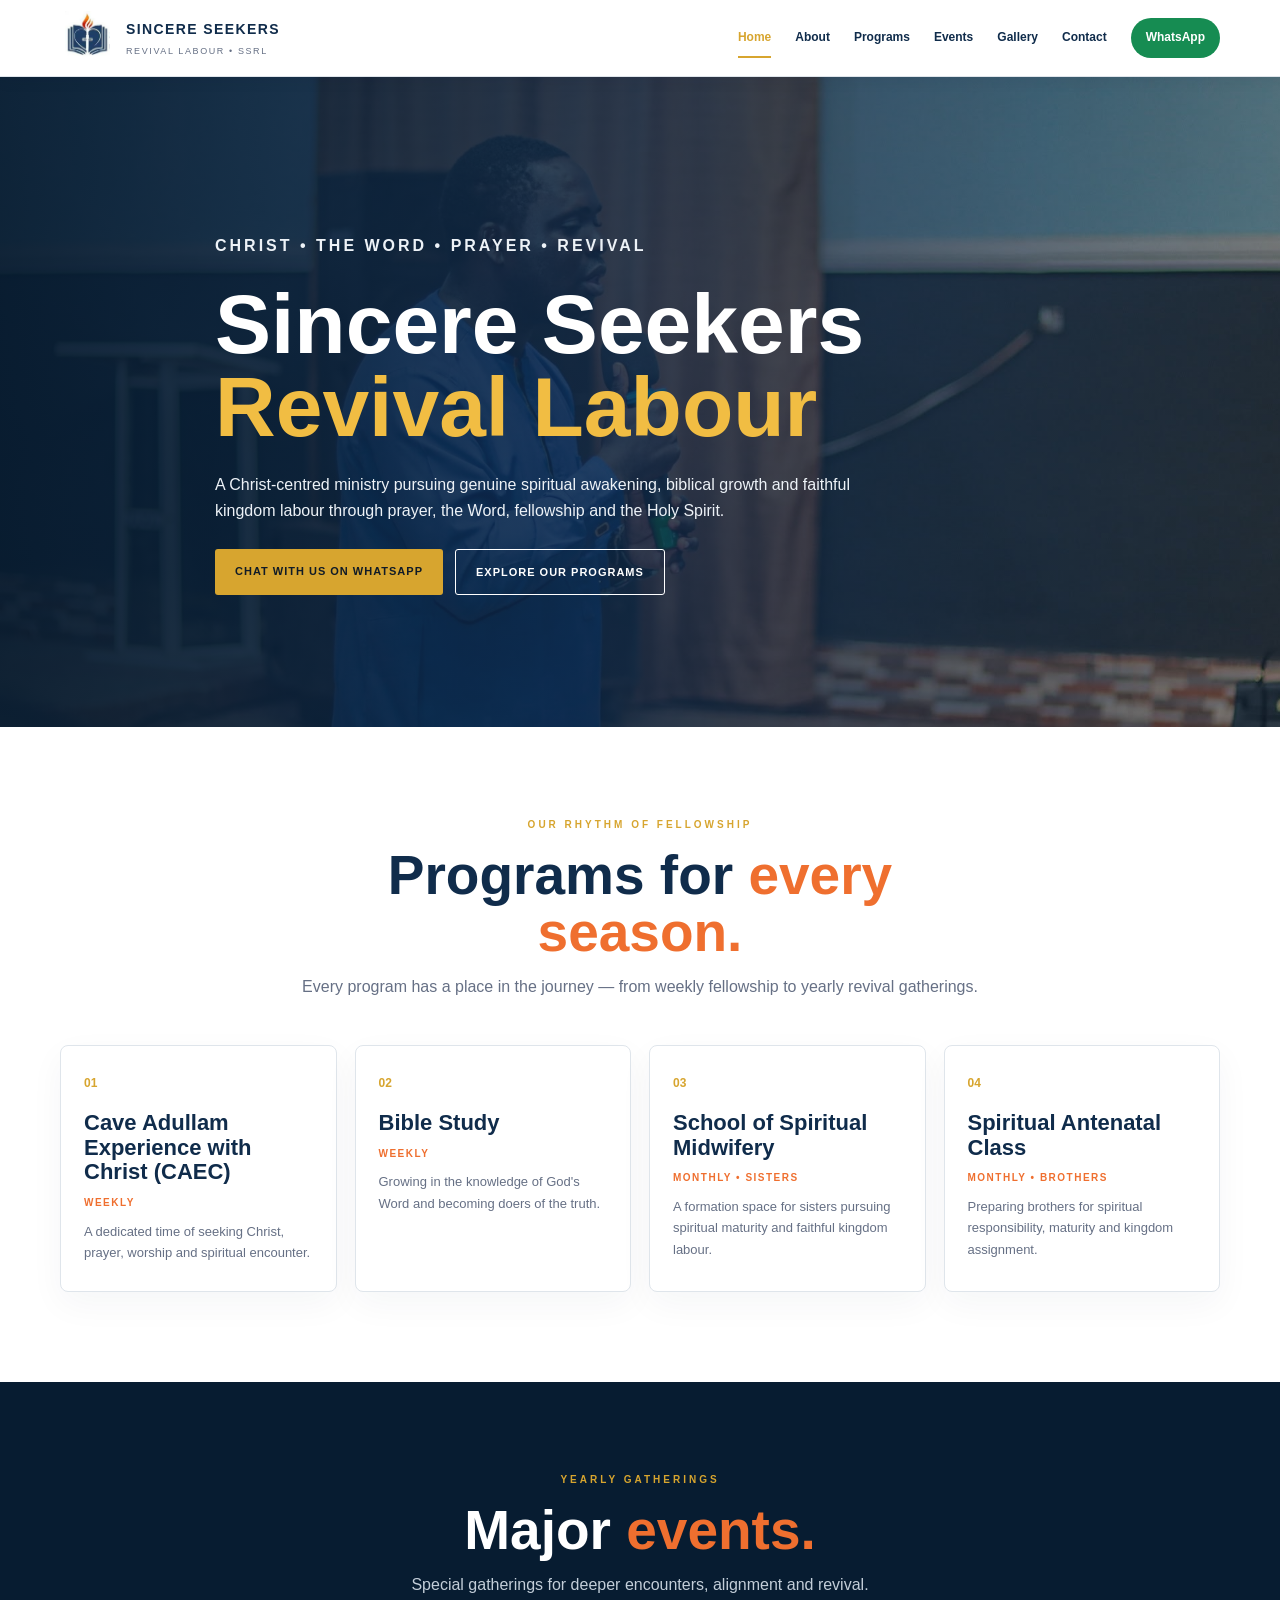
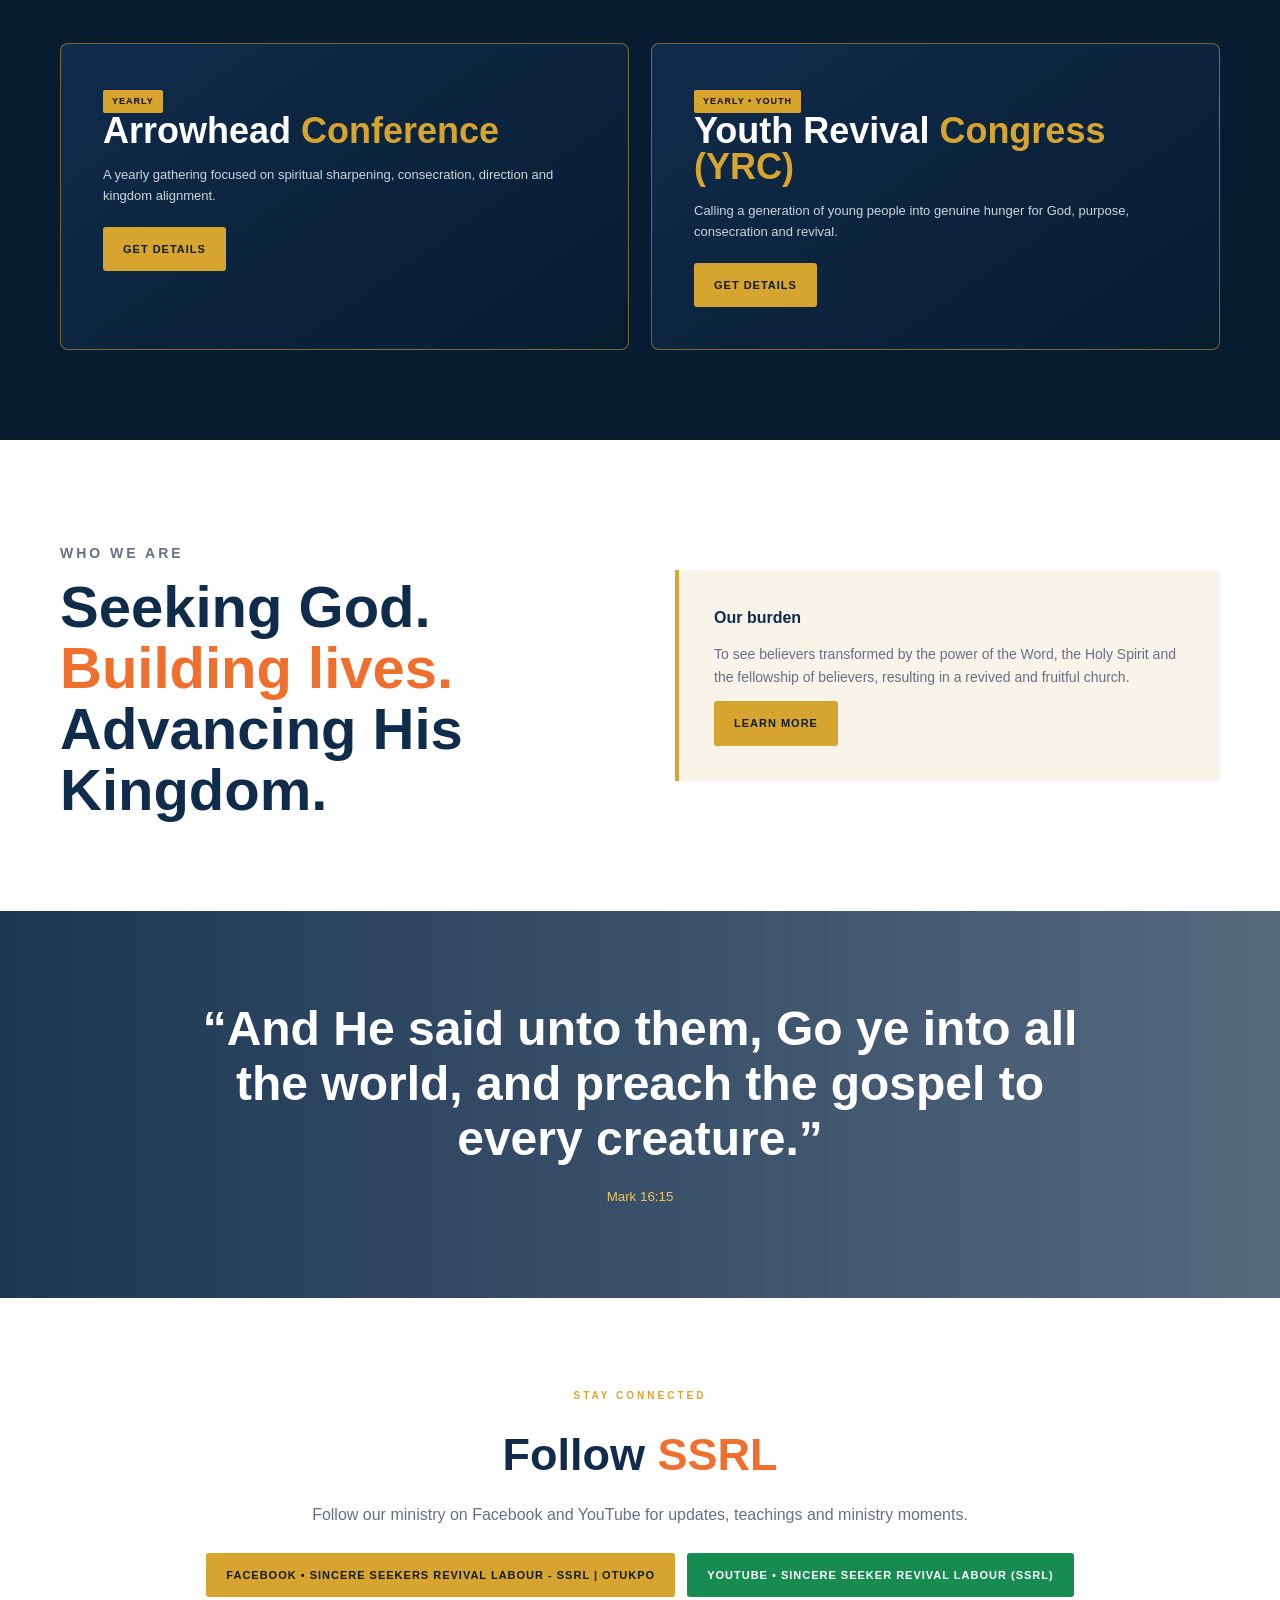
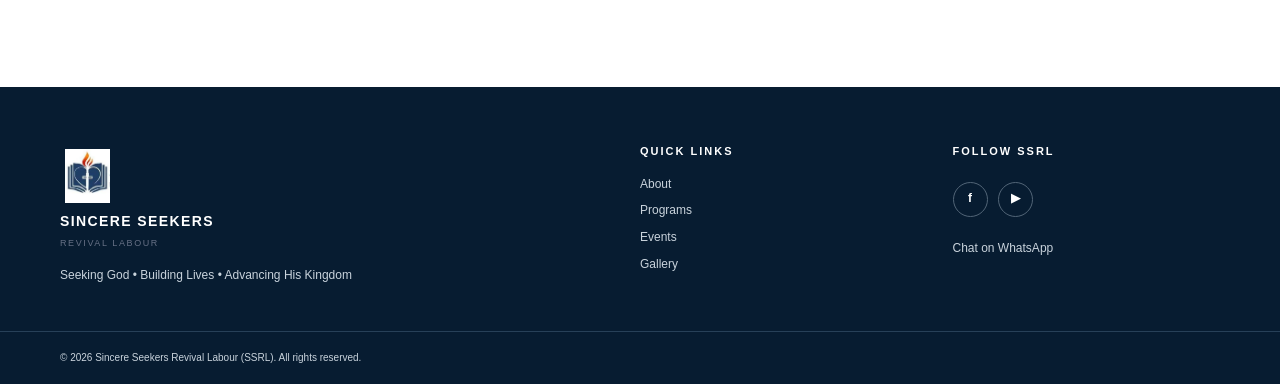
<file: index.html>
<!DOCTYPE html>
<html lang="en"><head><meta charset="UTF-8"><meta name="viewport" content="width=device-width, initial-scale=1.0">
<title>Home | Sincere Seekers Revival Labour</title>
<link rel="stylesheet" href="style.css"></head><body>
<header><div class="container topbar">
<a class="brand" href="index.html"><img class="logo" src="ssrl-logo.png" alt="Sincere Seekers Revival Labour logo"><span class="brand-text"><strong>SINCERE SEEKERS</strong><small>REVIVAL LABOUR • SSRL</small></span></a>
<button class="menu" aria-label="Open menu">☰</button><nav><a class="active" href="index.html">Home</a><a class="" href="about.html">About</a><a class="" href="programs.html">Programs</a><a class="" href="events.html">Events</a><a class="" href="gallery.html">Gallery</a><a class="" href="contact.html">Contact</a><a class="wa-btn" data-whatsapp href="#">WhatsApp</a></nav>
</div></header>

<main>
<section class="hero"><div class="container hero-inner">
<p class="eyebrow">CHRIST • THE WORD • PRAYER • REVIVAL</p>
<h1>Sincere Seekers <span>Revival Labour</span></h1>
<p>A Christ-centred ministry pursuing genuine spiritual awakening, biblical growth and faithful kingdom labour through prayer, the Word, fellowship and the Holy Spirit.</p>
<div class="actions"><a class="btn gold" data-whatsapp href="#">Chat with us on WhatsApp</a><a class="btn outline" href="programs.html">Explore our programs</a></div>
</div></section>
<section class="section"><div class="container"><div class="section-title"><p class="eyebrow">OUR RHYTHM OF FELLOWSHIP</p><h2>Programs for <span>every season.</span></h2><p>Every program has a place in the journey — from weekly fellowship to yearly revival gatherings.</p></div>
<div class="programs">
<article class="program"><div class="num">01</div><h3>Cave Adullam Experience with Christ (CAEC)</h3><div class="frequency">Weekly</div><p>A dedicated time of seeking Christ, prayer, worship and spiritual encounter.</p></article>
<article class="program"><div class="num">02</div><h3>Bible Study</h3><div class="frequency">Weekly</div><p>Growing in the knowledge of God's Word and becoming doers of the truth.</p></article>
<article class="program"><div class="num">03</div><h3>School of Spiritual Midwifery</h3><div class="frequency">Monthly • Sisters</div><p>A formation space for sisters pursuing spiritual maturity and faithful kingdom labour.</p></article>
<article class="program"><div class="num">04</div><h3>Spiritual Antenatal Class</h3><div class="frequency">Monthly • Brothers</div><p>Preparing brothers for spiritual responsibility, maturity and kingdom assignment.</p></article>
</div></div></section>
<section class="dark section"><div class="container"><div class="section-title"><p class="eyebrow">YEARLY GATHERINGS</p><h2>Major <span>events.</span></h2><p>Special gatherings for deeper encounters, alignment and revival.</p></div><div class="events">
<article class="event"><span class="tag">YEARLY</span><h3>Arrowhead <span>Conference</span></h3><p>A yearly gathering focused on spiritual sharpening, consecration, direction and kingdom alignment.</p><a class="btn gold" data-whatsapp href="#">Get details</a></article>
<article class="event"><span class="tag">YEARLY • YOUTH</span><h3>Youth Revival <span>Congress (YRC)</span></h3><p>Calling a generation of young people into genuine hunger for God, purpose, consecration and revival.</p><a class="btn gold" data-whatsapp href="#">Get details</a></article>
</div></div></section>
<section class="section"><div class="container about"><div><p class="eyebrow">WHO WE ARE</p><h2>Seeking God.<br><span>Building lives.</span><br>Advancing His Kingdom.</h2></div><div class="about-card"><strong>Our burden</strong><p>To see believers transformed by the power of the Word, the Holy Spirit and the fellowship of believers, resulting in a revived and fruitful church.</p><a class="btn gold" href="about.html">Learn more</a></div></div></section>
<section class="quote"><div class="container"><blockquote>“And He said unto them, Go ye into all the world, and preach the gospel to every creature.”</blockquote><small>Mark 16:15</small></div></section>
<section class="section"><div class="container" style="text-align:center"><p class="eyebrow">STAY CONNECTED</p><h2 style="color:var(--navy);font-size:45px">Follow <span style="color:var(--orange)">SSRL</span></h2><p style="color:var(--muted);margin:10px 0 25px">Follow our ministry on Facebook and YouTube for updates, teachings and ministry moments.</p><div class="actions" style="justify-content:center"><a class="btn gold" href="https://www.facebook.com/sincereseekersrevivallabour" target="_blank" rel="noopener">Facebook • Sincere Seekers Revival Labour - SSRL | Otukpo</a><a class="btn green" href="https://www.youtube.com/results?search_query=Sincere+Seeker+Revival+Labour+SSRL" target="_blank" rel="noopener">YouTube • Sincere Seeker Revival Labour (SSRL)</a></div></div></section>
</main>
<footer><div class="container footer-grid">
<div><a class="brand footer-brand" href="index.html"><img class="logo" src="ssrl-logo.png" alt="SSRL logo"><span class="brand-text"><strong>SINCERE SEEKERS</strong><small>REVIVAL LABOUR</small></span></a><p style="font-size:12px;margin-top:15px">Seeking God • Building Lives • Advancing His Kingdom</p></div>
<div><h4>Quick Links</h4><a href="about.html">About</a><a href="programs.html">Programs</a><a href="events.html">Events</a><a href="gallery.html">Gallery</a></div>
<div><h4>Follow SSRL</h4><div class="social"><a href="https://www.facebook.com/sincereseekersrevivallabour" target="_blank" rel="noopener" aria-label="Facebook: Sincere Seekers Revival Labour - SSRL | Otukpo">f</a><a href="https://www.youtube.com/results?search_query=Sincere+Seeker+Revival+Labour+SSRL" target="_blank" rel="noopener" aria-label="YouTube: Sincere Seeker Revival Labour (SSRL)">▶</a></div><a data-whatsapp href="#" style="margin-top:15px">Chat on WhatsApp</a></div>
</div><div class="bottom"><div class="container">© 2026 Sincere Seekers Revival Labour (SSRL). All rights reserved.</div></div></footer>
<script src="main.js"></script></body></html>
</file>
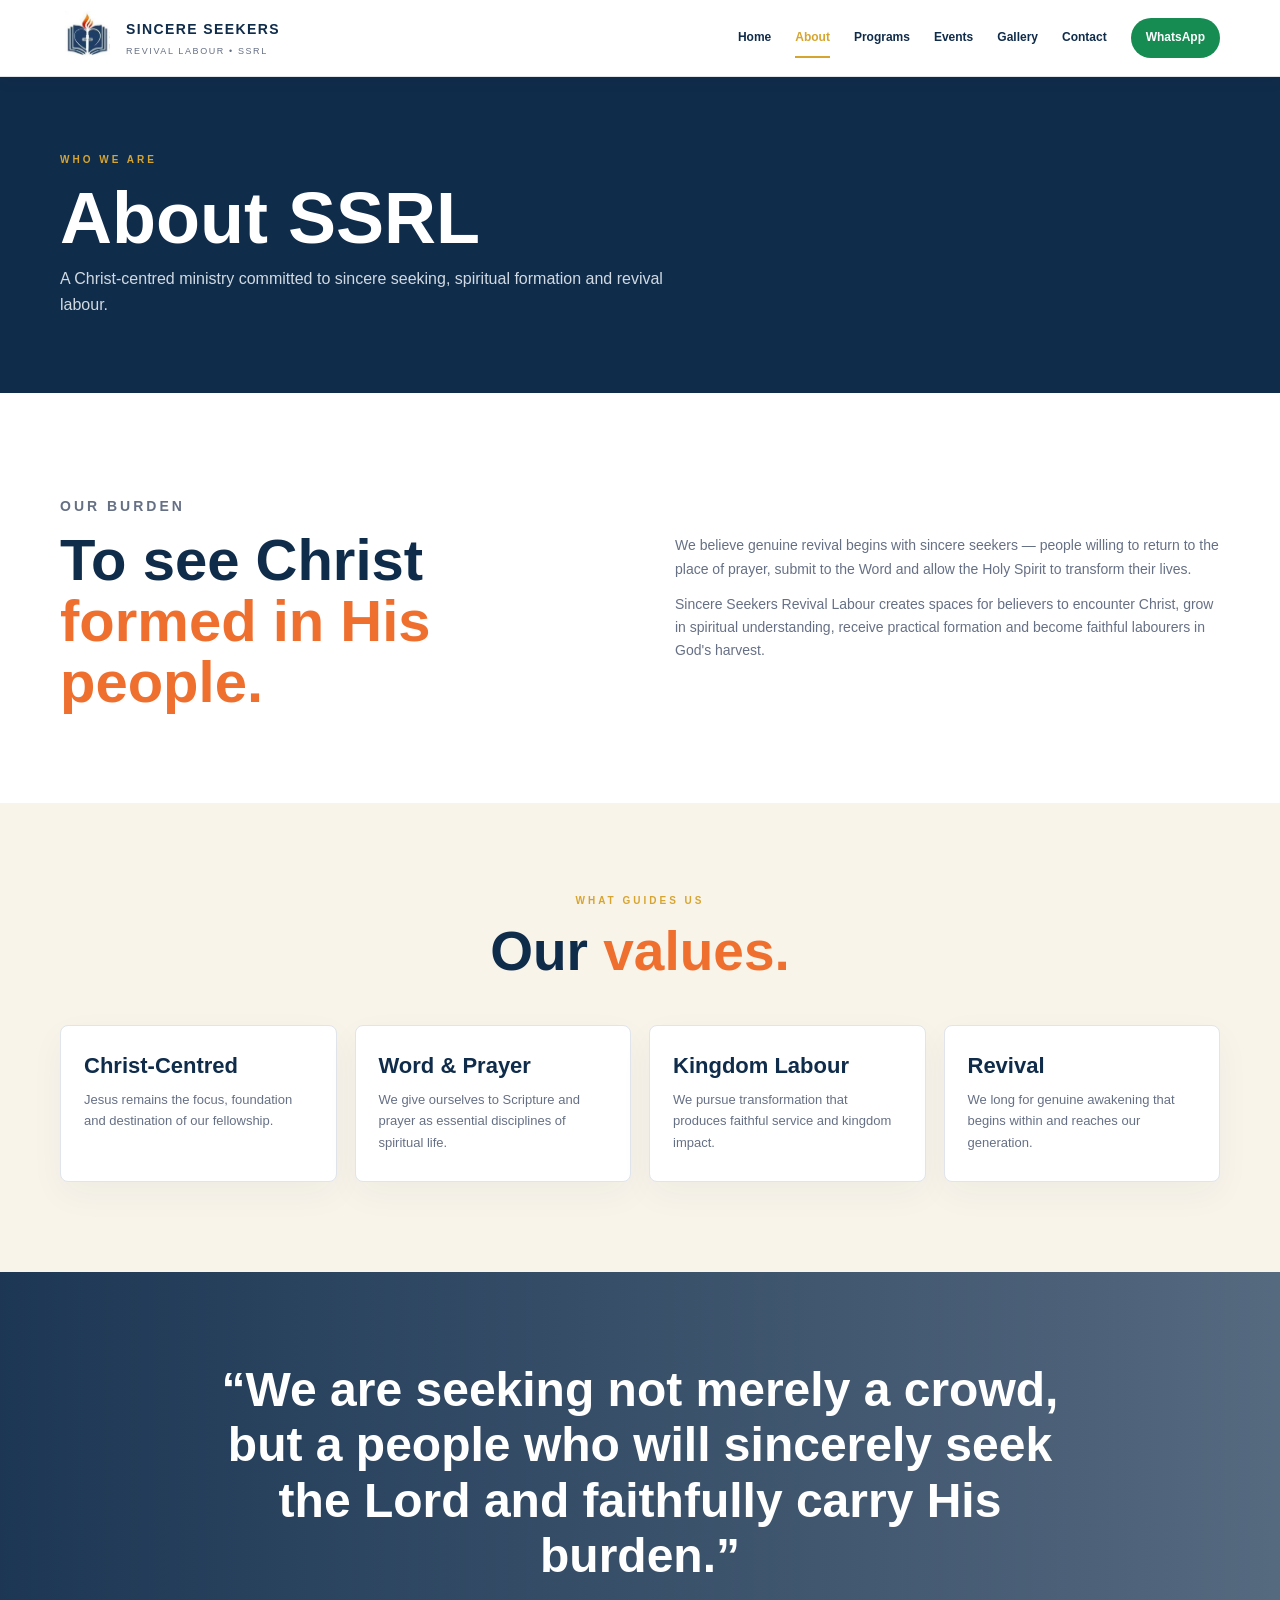
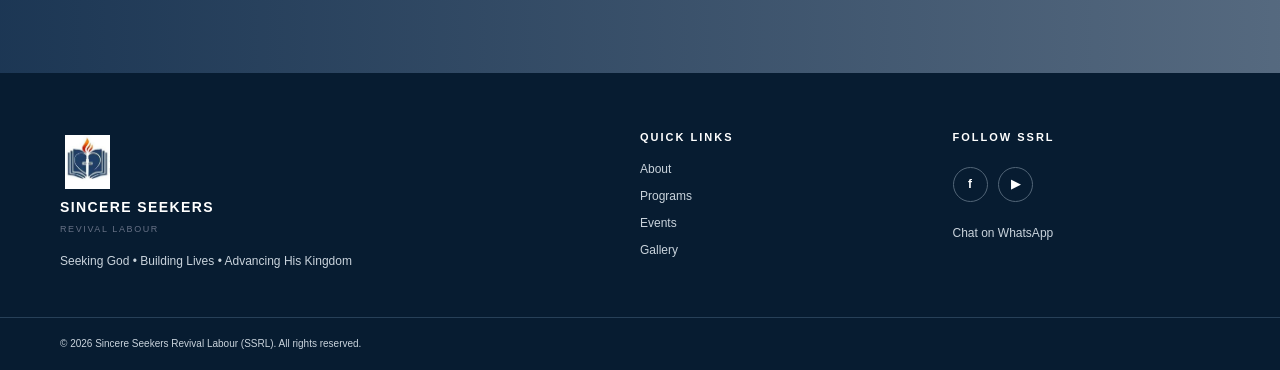
<file: about.html>
<!DOCTYPE html>
<html lang="en"><head><meta charset="UTF-8"><meta name="viewport" content="width=device-width, initial-scale=1.0">
<title>About | Sincere Seekers Revival Labour</title>
<link rel="stylesheet" href="style.css"></head><body>
<header><div class="container topbar">
<a class="brand" href="index.html"><img class="logo" src="ssrl-logo.png" alt="Sincere Seekers Revival Labour logo"><span class="brand-text"><strong>SINCERE SEEKERS</strong><small>REVIVAL LABOUR • SSRL</small></span></a>
<button class="menu" aria-label="Open menu">☰</button><nav><a class="" href="index.html">Home</a><a class="active" href="about.html">About</a><a class="" href="programs.html">Programs</a><a class="" href="events.html">Events</a><a class="" href="gallery.html">Gallery</a><a class="" href="contact.html">Contact</a><a class="wa-btn" data-whatsapp href="#">WhatsApp</a></nav>
</div></header>

<main><section class="page-hero"><div class="container"><p class="eyebrow">WHO WE ARE</p><h1>About SSRL</h1><p>A Christ-centred ministry committed to sincere seeking, spiritual formation and revival labour.</p></div></section>
<section class="section"><div class="container about"><div><p class="eyebrow">OUR BURDEN</p><h2>To see Christ <span>formed in His people.</span></h2></div><div><p>We believe genuine revival begins with sincere seekers — people willing to return to the place of prayer, submit to the Word and allow the Holy Spirit to transform their lives.</p><p>Sincere Seekers Revival Labour creates spaces for believers to encounter Christ, grow in spiritual understanding, receive practical formation and become faithful labourers in God's harvest.</p></div></div></section>
<section class="section" style="background:var(--cream)"><div class="container"><div class="section-title"><p class="eyebrow">WHAT GUIDES US</p><h2>Our <span>values.</span></h2></div><div class="programs"><article class="program"><h3>Christ-Centred</h3><p>Jesus remains the focus, foundation and destination of our fellowship.</p></article><article class="program"><h3>Word & Prayer</h3><p>We give ourselves to Scripture and prayer as essential disciplines of spiritual life.</p></article><article class="program"><h3>Kingdom Labour</h3><p>We pursue transformation that produces faithful service and kingdom impact.</p></article><article class="program"><h3>Revival</h3><p>We long for genuine awakening that begins within and reaches our generation.</p></article></div></div></section>
<section class="quote"><div class="container"><blockquote>“We are seeking not merely a crowd, but a people who will sincerely seek the Lord and faithfully carry His burden.”</blockquote></div></section></main>
<footer><div class="container footer-grid">
<div><a class="brand footer-brand" href="index.html"><img class="logo" src="ssrl-logo.png" alt="SSRL logo"><span class="brand-text"><strong>SINCERE SEEKERS</strong><small>REVIVAL LABOUR</small></span></a><p style="font-size:12px;margin-top:15px">Seeking God • Building Lives • Advancing His Kingdom</p></div>
<div><h4>Quick Links</h4><a href="about.html">About</a><a href="programs.html">Programs</a><a href="events.html">Events</a><a href="gallery.html">Gallery</a></div>
<div><h4>Follow SSRL</h4><div class="social"><a href="https://www.facebook.com/sincereseekersrevivallabour" target="_blank" rel="noopener" aria-label="Facebook: Sincere Seekers Revival Labour - SSRL | Otukpo">f</a><a href="https://www.youtube.com/results?search_query=Sincere+Seeker+Revival+Labour+SSRL" target="_blank" rel="noopener" aria-label="YouTube: Sincere Seeker Revival Labour (SSRL)">▶</a></div><a data-whatsapp href="#" style="margin-top:15px">Chat on WhatsApp</a></div>
</div><div class="bottom"><div class="container">© 2026 Sincere Seekers Revival Labour (SSRL). All rights reserved.</div></div></footer>
<script src="main.js"></script></body></html>
</file>
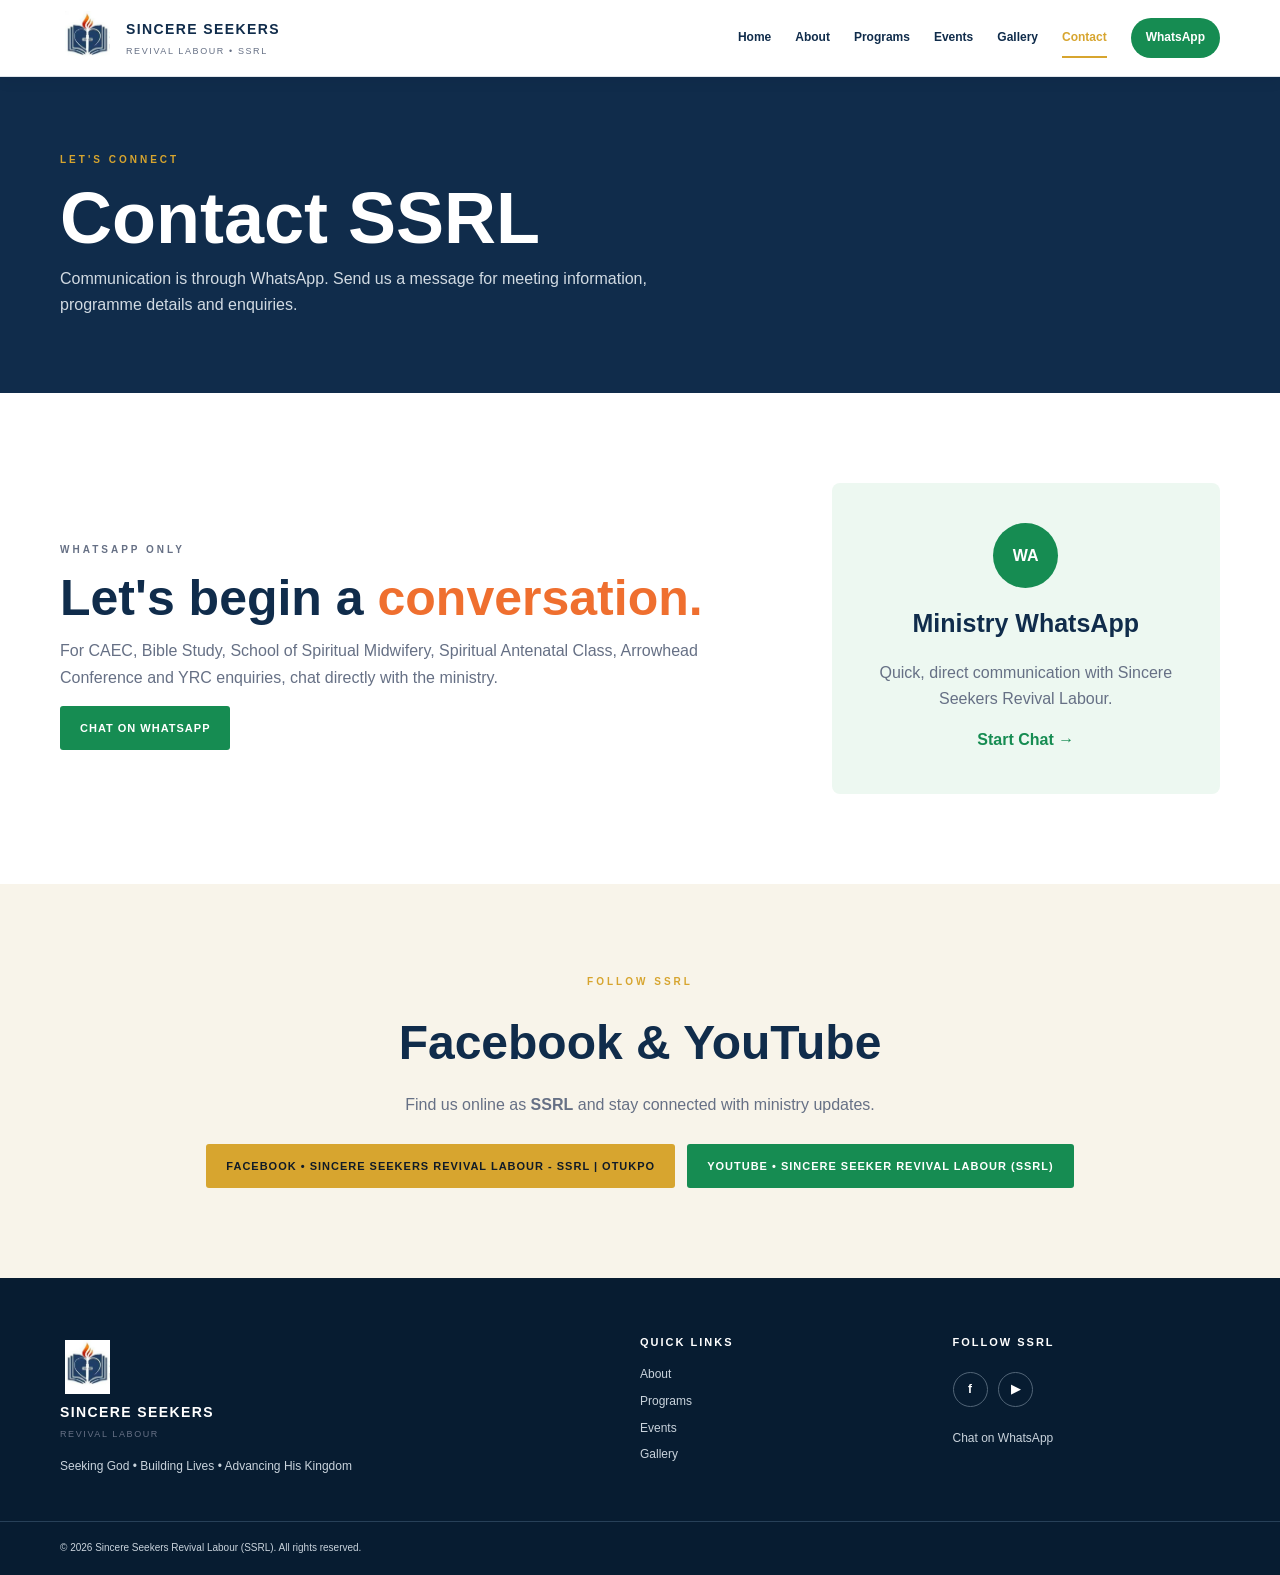
<file: contact.html>
<!DOCTYPE html>
<html lang="en"><head><meta charset="UTF-8"><meta name="viewport" content="width=device-width, initial-scale=1.0">
<title>Contact | Sincere Seekers Revival Labour</title>
<link rel="stylesheet" href="style.css"></head><body>
<header><div class="container topbar">
<a class="brand" href="index.html"><img class="logo" src="ssrl-logo.png" alt="Sincere Seekers Revival Labour logo"><span class="brand-text"><strong>SINCERE SEEKERS</strong><small>REVIVAL LABOUR • SSRL</small></span></a>
<button class="menu" aria-label="Open menu">☰</button><nav><a class="" href="index.html">Home</a><a class="" href="about.html">About</a><a class="" href="programs.html">Programs</a><a class="" href="events.html">Events</a><a class="" href="gallery.html">Gallery</a><a class="active" href="contact.html">Contact</a><a class="wa-btn" data-whatsapp href="#">WhatsApp</a></nav>
</div></header>

<main><section class="page-hero"><div class="container"><p class="eyebrow">LET'S CONNECT</p><h1>Contact SSRL</h1><p>Communication is through WhatsApp. Send us a message for meeting information, programme details and enquiries.</p></div></section>
<section class="section"><div class="container contact"><div><p class="eyebrow">WHATSAPP ONLY</p><h2>Let's begin a <span style="color:var(--orange)">conversation.</span></h2><p>For CAEC, Bible Study, School of Spiritual Midwifery, Spiritual Antenatal Class, Arrowhead Conference and YRC enquiries, chat directly with the ministry.</p><a class="btn green" data-whatsapp href="#">Chat on WhatsApp</a></div><div class="contact-card"><div class="wa-icon">WA</div><h3>Ministry WhatsApp</h3><p>Quick, direct communication with Sincere Seekers Revival Labour.</p><a data-whatsapp href="#" style="font-weight:800;color:#168c52">Start Chat →</a></div></div></section>
<section class="section" style="background:var(--cream)"><div class="container" style="text-align:center"><p class="eyebrow">FOLLOW SSRL</p><h2 style="font-size:48px;color:var(--navy)">Facebook & YouTube</h2><p style="color:var(--muted);margin:10px 0 25px">Find us online as <strong>SSRL</strong> and stay connected with ministry updates.</p><div class="actions" style="justify-content:center"><a class="btn gold" href="https://www.facebook.com/sincereseekersrevivallabour" target="_blank" rel="noopener">Facebook • Sincere Seekers Revival Labour - SSRL | Otukpo</a><a class="btn green" href="https://www.youtube.com/results?search_query=Sincere+Seeker+Revival+Labour+SSRL" target="_blank" rel="noopener">YouTube • Sincere Seeker Revival Labour (SSRL)</a></div></div></section></main>
<footer><div class="container footer-grid">
<div><a class="brand footer-brand" href="index.html"><img class="logo" src="ssrl-logo.png" alt="SSRL logo"><span class="brand-text"><strong>SINCERE SEEKERS</strong><small>REVIVAL LABOUR</small></span></a><p style="font-size:12px;margin-top:15px">Seeking God • Building Lives • Advancing His Kingdom</p></div>
<div><h4>Quick Links</h4><a href="about.html">About</a><a href="programs.html">Programs</a><a href="events.html">Events</a><a href="gallery.html">Gallery</a></div>
<div><h4>Follow SSRL</h4><div class="social"><a href="https://www.facebook.com/sincereseekersrevivallabour" target="_blank" rel="noopener" aria-label="Facebook: Sincere Seekers Revival Labour - SSRL | Otukpo">f</a><a href="https://www.youtube.com/results?search_query=Sincere+Seeker+Revival+Labour+SSRL" target="_blank" rel="noopener" aria-label="YouTube: Sincere Seeker Revival Labour (SSRL)">▶</a></div><a data-whatsapp href="#" style="margin-top:15px">Chat on WhatsApp</a></div>
</div><div class="bottom"><div class="container">© 2026 Sincere Seekers Revival Labour (SSRL). All rights reserved.</div></div></footer>
<script src="main.js"></script></body></html>
</file>
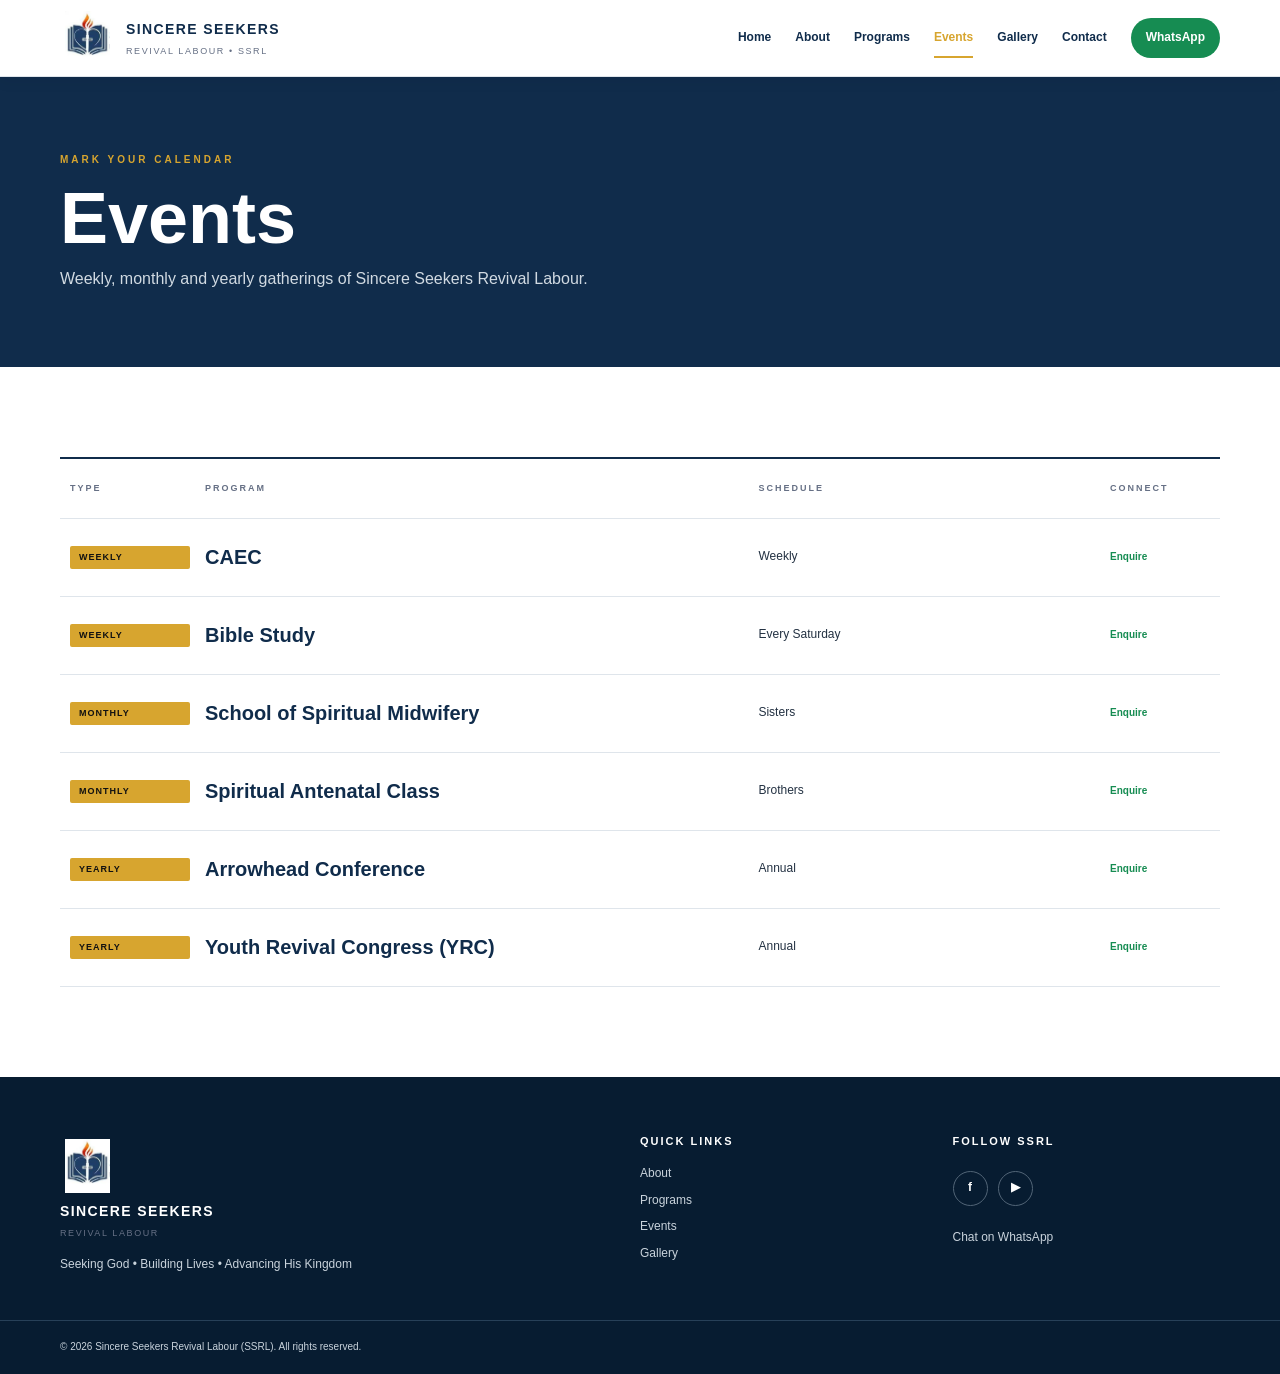
<file: events.html>
<!DOCTYPE html>
<html lang="en"><head><meta charset="UTF-8"><meta name="viewport" content="width=device-width, initial-scale=1.0">
<title>Events | Sincere Seekers Revival Labour</title>
<link rel="stylesheet" href="style.css"></head><body>
<header><div class="container topbar">
<a class="brand" href="index.html"><img class="logo" src="ssrl-logo.png" alt="Sincere Seekers Revival Labour logo"><span class="brand-text"><strong>SINCERE SEEKERS</strong><small>REVIVAL LABOUR • SSRL</small></span></a>
<button class="menu" aria-label="Open menu">☰</button><nav><a class="" href="index.html">Home</a><a class="" href="about.html">About</a><a class="" href="programs.html">Programs</a><a class="active" href="events.html">Events</a><a class="" href="gallery.html">Gallery</a><a class="" href="contact.html">Contact</a><a class="wa-btn" data-whatsapp href="#">WhatsApp</a></nav>
</div></header>

<main><section class="page-hero"><div class="container"><p class="eyebrow">MARK YOUR CALENDAR</p><h1>Events</h1><p>Weekly, monthly and yearly gatherings of Sincere Seekers Revival Labour.</p></div></section>
<section class="section"><div class="container"><div class="table">
<div class="row head"><span>Type</span><span>Program</span><span>Schedule</span><span>Connect</span></div>
<div class="row"><span class="tag">WEEKLY</span><strong>CAEC</strong><span>Weekly</span><a data-whatsapp href="#">Enquire</a></div>
<div class="row"><span class="tag">WEEKLY</span><strong>Bible Study</strong><span>Every Saturday</span><a data-whatsapp href="#">Enquire</a></div>
<div class="row"><span class="tag">MONTHLY</span><strong>School of Spiritual Midwifery</strong><span>Sisters</span><a data-whatsapp href="#">Enquire</a></div>
<div class="row"><span class="tag">MONTHLY</span><strong>Spiritual Antenatal Class</strong><span>Brothers</span><a data-whatsapp href="#">Enquire</a></div>
<div class="row"><span class="tag">YEARLY</span><strong>Arrowhead Conference</strong><span>Annual</span><a data-whatsapp href="#">Enquire</a></div>
<div class="row"><span class="tag">YEARLY</span><strong>Youth Revival Congress (YRC)</strong><span>Annual</span><a data-whatsapp href="#">Enquire</a></div>
</div></div></section>
<footer><div class="container footer-grid">
<div><a class="brand footer-brand" href="index.html"><img class="logo" src="ssrl-logo.png" alt="SSRL logo"><span class="brand-text"><strong>SINCERE SEEKERS</strong><small>REVIVAL LABOUR</small></span></a><p style="font-size:12px;margin-top:15px">Seeking God • Building Lives • Advancing His Kingdom</p></div>
<div><h4>Quick Links</h4><a href="about.html">About</a><a href="programs.html">Programs</a><a href="events.html">Events</a><a href="gallery.html">Gallery</a></div>
<div><h4>Follow SSRL</h4><div class="social"><a href="https://www.facebook.com/sincereseekersrevivallabour" target="_blank" rel="noopener" aria-label="Facebook: Sincere Seekers Revival Labour - SSRL | Otukpo">f</a><a href="https://www.youtube.com/results?search_query=Sincere+Seeker+Revival+Labour+SSRL" target="_blank" rel="noopener" aria-label="YouTube: Sincere Seeker Revival Labour (SSRL)">▶</a></div><a data-whatsapp href="#" style="margin-top:15px">Chat on WhatsApp</a></div>
</div><div class="bottom"><div class="container">© 2026 Sincere Seekers Revival Labour (SSRL). All rights reserved.</div></div></footer>
<script src="main.js"></script></body></html>
</file>
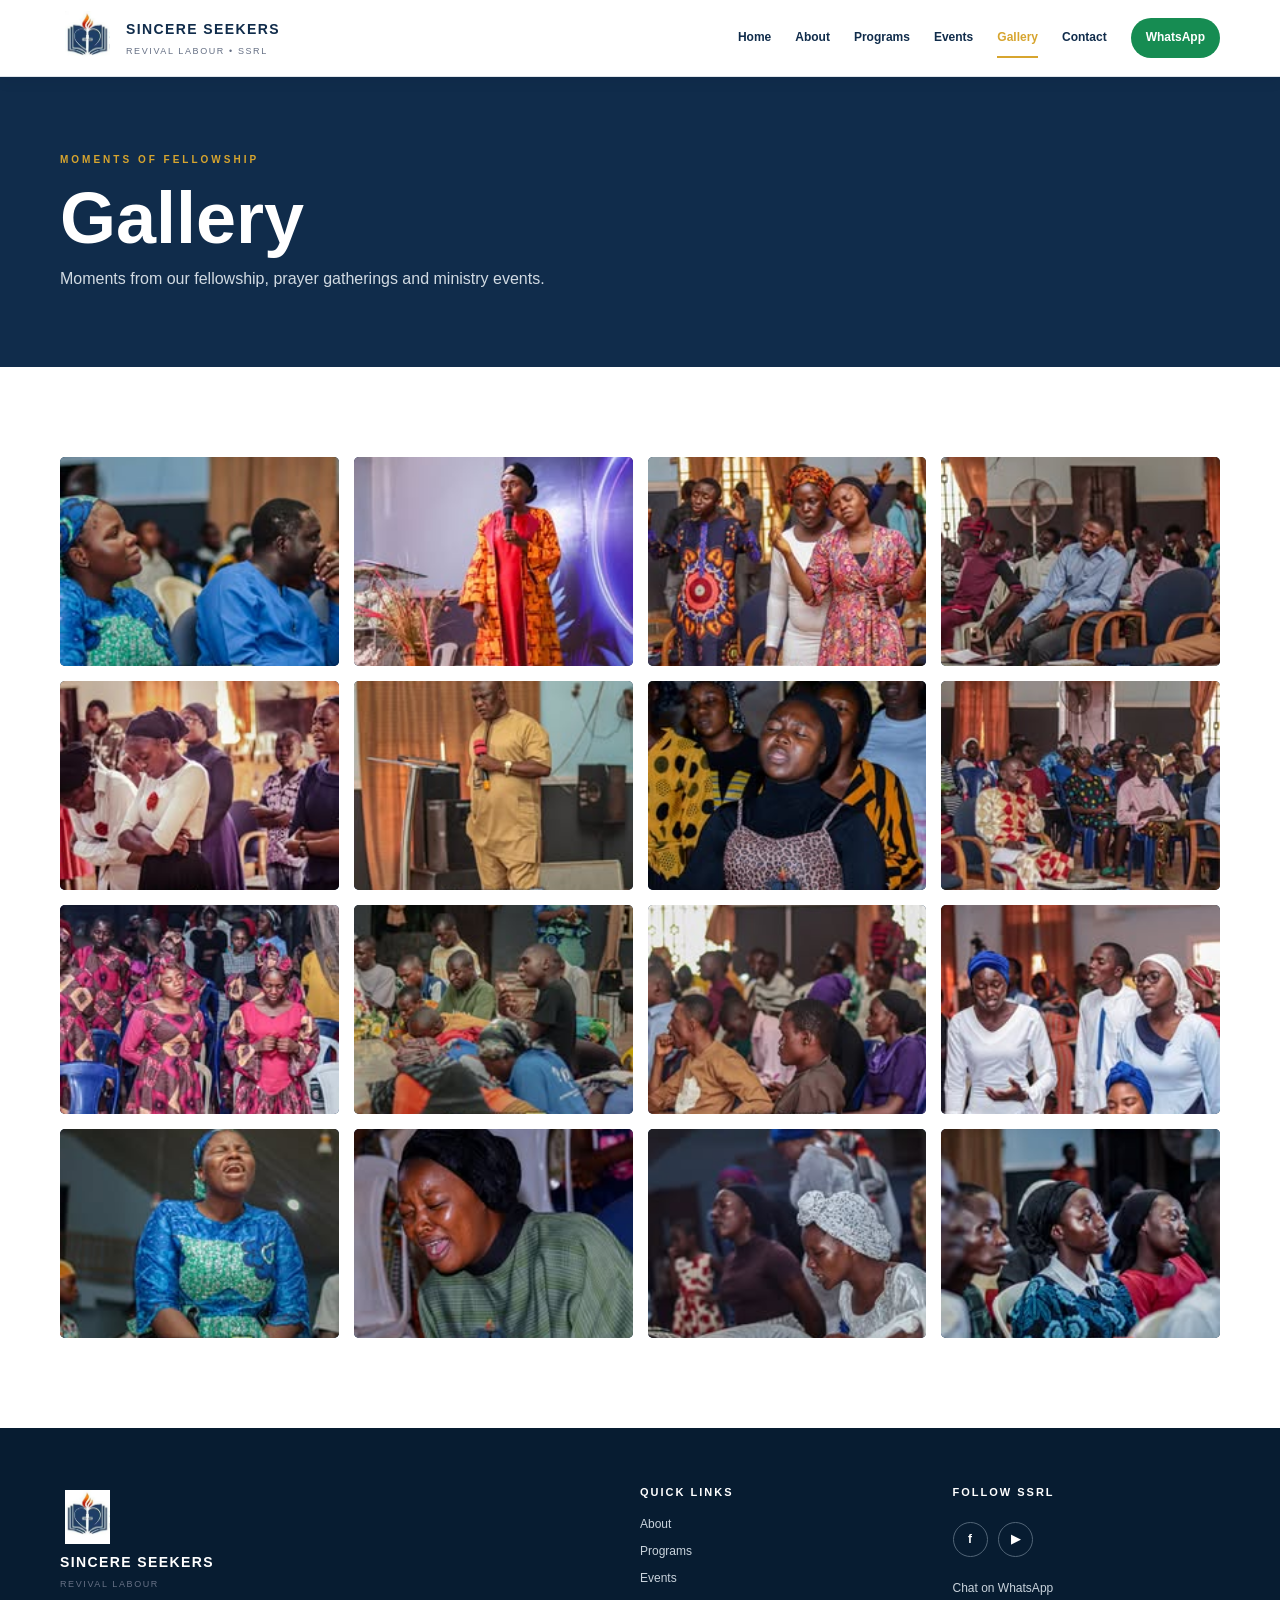
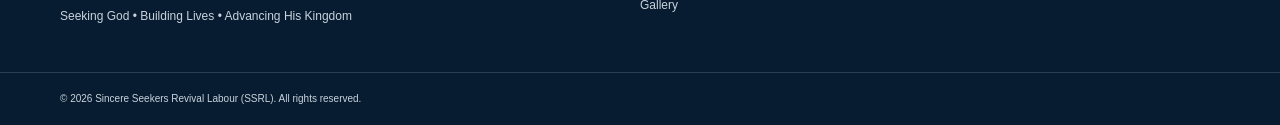
<file: gallery.html>
<!DOCTYPE html>
<html lang="en"><head><meta charset="UTF-8"><meta name="viewport" content="width=device-width, initial-scale=1.0">
<title>Gallery | Sincere Seekers Revival Labour</title>
<link rel="stylesheet" href="style.css"></head><body>
<header><div class="container topbar">
<a class="brand" href="index.html"><img class="logo" src="ssrl-logo.png" alt="Sincere Seekers Revival Labour logo"><span class="brand-text"><strong>SINCERE SEEKERS</strong><small>REVIVAL LABOUR • SSRL</small></span></a>
<button class="menu" aria-label="Open menu">☰</button><nav><a class="" href="index.html">Home</a><a class="" href="about.html">About</a><a class="" href="programs.html">Programs</a><a class="" href="events.html">Events</a><a class="active" href="gallery.html">Gallery</a><a class="" href="contact.html">Contact</a><a class="wa-btn" data-whatsapp href="#">WhatsApp</a></nav>
</div></header>

<main><section class="page-hero"><div class="container"><p class="eyebrow">MOMENTS OF FELLOWSHIP</p><h1>Gallery</h1><p>Moments from our fellowship, prayer gatherings and ministry events.</p></div></section>
<section class="section"><div class="container gallery">
<div class="box"><img src="gallery%201.jpg" alt="Gallery photo 1"></div>
<div class="box"><img src="gallery%202.jpg" alt="Gallery photo 2"></div>
<div class="box"><img src="gallery%203.jpg" alt="Gallery photo 3"></div>
<div class="box"><img src="gallery%204.jpg" alt="Gallery photo 4"></div>
<div class="box"><img src="gallery%205.jpg" alt="Gallery photo 5"></div>
<div class="box"><img src="gallery%206.jpg" alt="Gallery photo 6"></div>
<div class="box"><img src="gallery%207.jpg" alt="Gallery photo 7"></div>
<div class="box"><img src="gallery%208.jpg" alt="Gallery photo 8"></div>
<div class="box"><img src="gallery%209.jpg" alt="Gallery photo 9"></div>
<div class="box"><img src="gallery%2010.jpg" alt="Gallery photo 10"></div>
<div class="box"><img src="gallery%2011.jpg" alt="Gallery photo 11"></div>
<div class="box"><img src="gallery%2012.jpg" alt="Gallery photo 12"></div>
<div class="box"><img src="gallery%2013.jpg" alt="Gallery photo 13"></div>
<div class="box"><img src="gallery%2014.jpg" alt="Gallery photo 14"></div>
<div class="box"><img src="gallery%2015.jpg" alt="Gallery photo 15"></div>
<div class="box"><img src="gallery%2016.jpg" alt="Gallery photo 16"></div>
</div></div></section></main>
<footer><div class="container footer-grid">
<div><a class="brand footer-brand" href="index.html"><img class="logo" src="ssrl-logo.png" alt="SSRL logo"><span class="brand-text"><strong>SINCERE SEEKERS</strong><small>REVIVAL LABOUR</small></span></a><p style="font-size:12px;margin-top:15px">Seeking God • Building Lives • Advancing His Kingdom</p></div>
<div><h4>Quick Links</h4><a href="about.html">About</a><a href="programs.html">Programs</a><a href="events.html">Events</a><a href="gallery.html">Gallery</a></div>
<div><h4>Follow SSRL</h4><div class="social"><a href="https://www.facebook.com/sincereseekersrevivallabour" target="_blank" rel="noopener" aria-label="Facebook: Sincere Seekers Revival Labour - SSRL | Otukpo">f</a><a href="https://www.youtube.com/results?search_query=Sincere+Seeker+Revival+Labour+SSRL" target="_blank" rel="noopener" aria-label="YouTube: Sincere Seeker Revival Labour (SSRL)">▶</a></div><a data-whatsapp href="#" style="margin-top:15px">Chat on WhatsApp</a></div>
</div><div class="bottom"><div class="container">© 2026 Sincere Seekers Revival Labour (SSRL). All rights reserved.</div></div></footer>
<script src="main.js"></script></body></html>
</file>
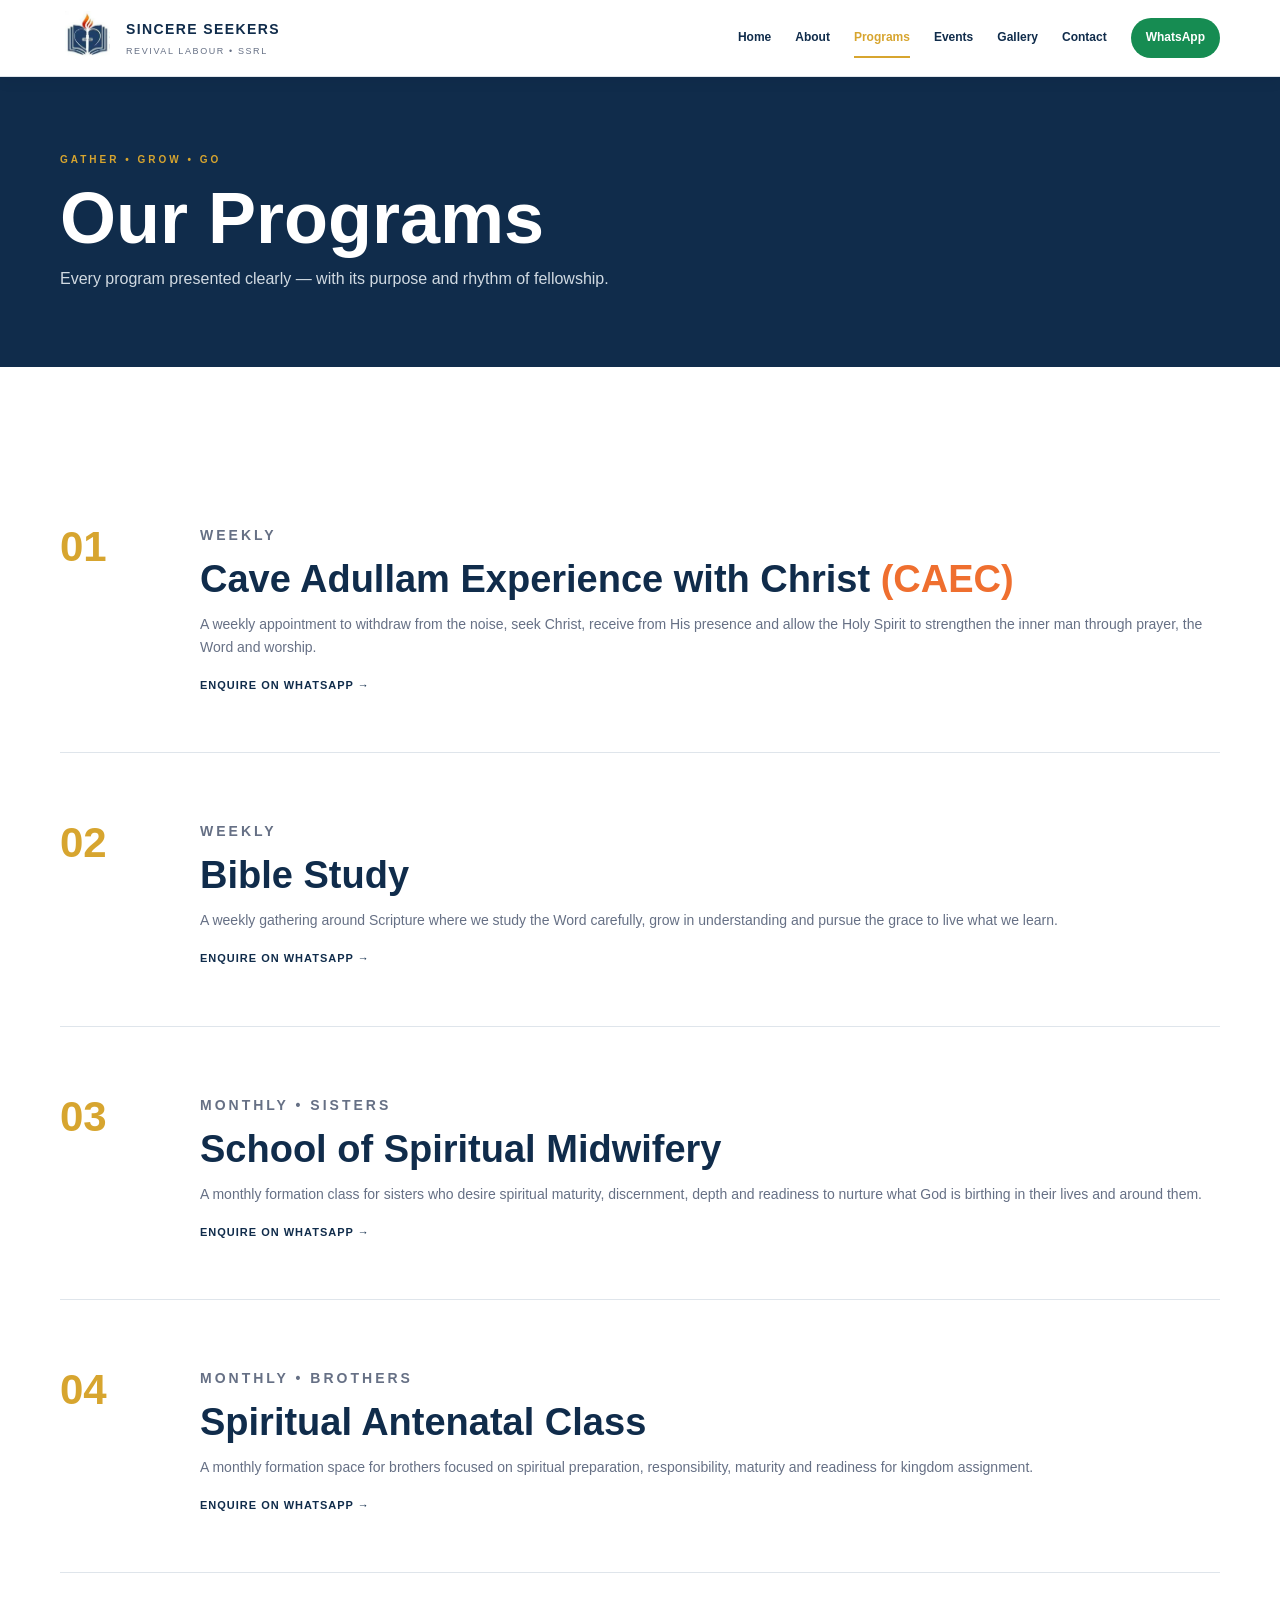
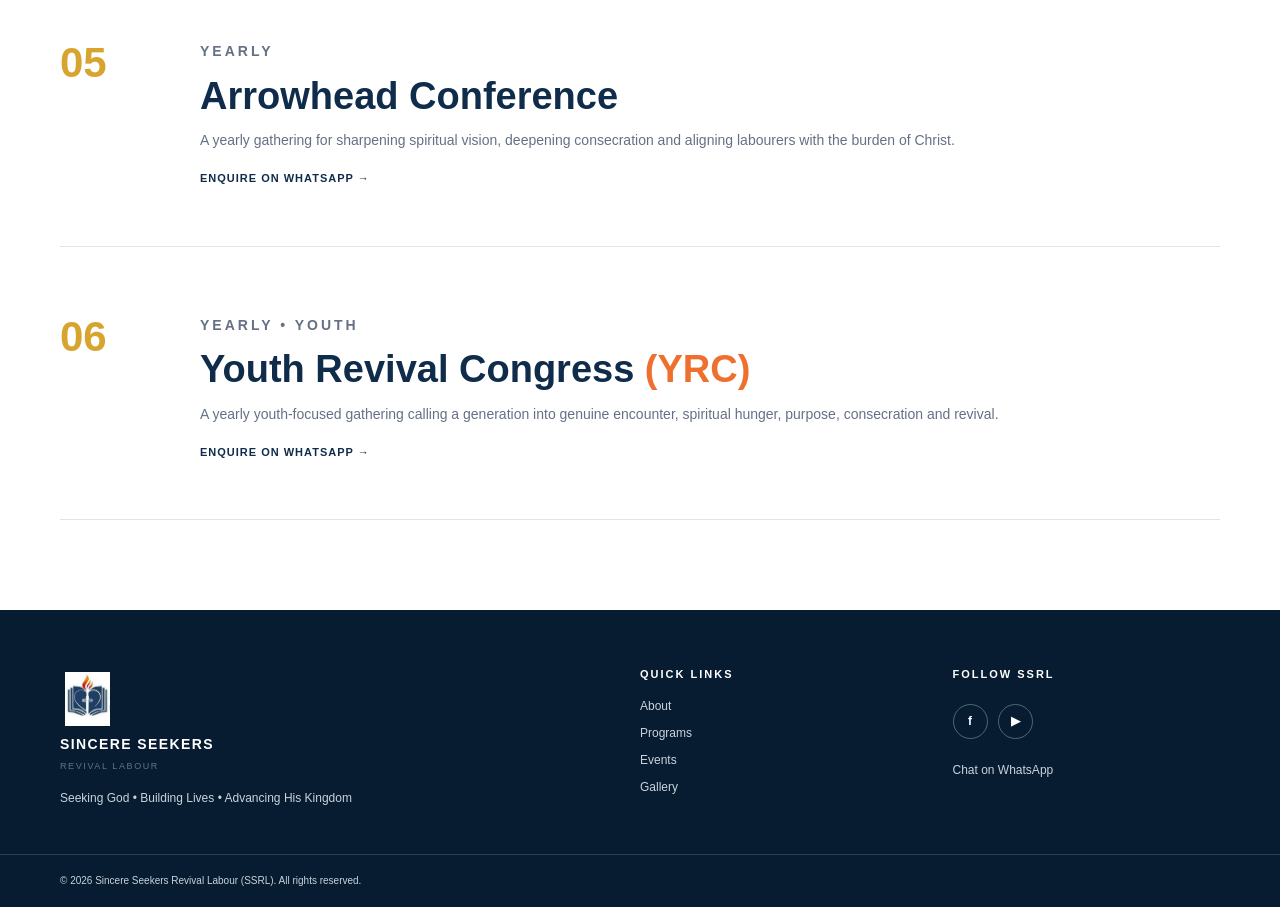
<file: programs.html>
<!DOCTYPE html>
<html lang="en"><head><meta charset="UTF-8"><meta name="viewport" content="width=device-width, initial-scale=1.0">
<title>Programs | Sincere Seekers Revival Labour</title>
<link rel="stylesheet" href="style.css"></head><body>
<header><div class="container topbar">
<a class="brand" href="index.html"><img class="logo" src="ssrl-logo.png" alt="Sincere Seekers Revival Labour logo"><span class="brand-text"><strong>SINCERE SEEKERS</strong><small>REVIVAL LABOUR • SSRL</small></span></a>
<button class="menu" aria-label="Open menu">☰</button><nav><a class="" href="index.html">Home</a><a class="" href="about.html">About</a><a class="active" href="programs.html">Programs</a><a class="" href="events.html">Events</a><a class="" href="gallery.html">Gallery</a><a class="" href="contact.html">Contact</a><a class="wa-btn" data-whatsapp href="#">WhatsApp</a></nav>
</div></header>

<main><section class="page-hero"><div class="container"><p class="eyebrow">GATHER • GROW • GO</p><h1>Our Programs</h1><p>Every program presented clearly — with its purpose and rhythm of fellowship.</p></div></section>
<section class="section"><div class="container details">
<article class="detail"><div class="number">01</div><div><p class="eyebrow">WEEKLY</p><h2>Cave Adullam Experience with Christ <span>(CAEC)</span></h2><p>A weekly appointment to withdraw from the noise, seek Christ, receive from His presence and allow the Holy Spirit to strengthen the inner man through prayer, the Word and worship.</p><a class="learn" data-whatsapp href="#">Enquire on WhatsApp →</a></div></article>
<article class="detail"><div class="number">02</div><div><p class="eyebrow">WEEKLY</p><h2>Bible Study</h2><p>A weekly gathering around Scripture where we study the Word carefully, grow in understanding and pursue the grace to live what we learn.</p><a class="learn" data-whatsapp href="#">Enquire on WhatsApp →</a></div></article>
<article class="detail"><div class="number">03</div><div><p class="eyebrow">MONTHLY • SISTERS</p><h2>School of Spiritual Midwifery</h2><p>A monthly formation class for sisters who desire spiritual maturity, discernment, depth and readiness to nurture what God is birthing in their lives and around them.</p><a class="learn" data-whatsapp href="#">Enquire on WhatsApp →</a></div></article>
<article class="detail"><div class="number">04</div><div><p class="eyebrow">MONTHLY • BROTHERS</p><h2>Spiritual Antenatal Class</h2><p>A monthly formation space for brothers focused on spiritual preparation, responsibility, maturity and readiness for kingdom assignment.</p><a class="learn" data-whatsapp href="#">Enquire on WhatsApp →</a></div></article>
<article class="detail"><div class="number">05</div><div><p class="eyebrow">YEARLY</p><h2>Arrowhead Conference</h2><p>A yearly gathering for sharpening spiritual vision, deepening consecration and aligning labourers with the burden of Christ.</p><a class="learn" data-whatsapp href="#">Enquire on WhatsApp →</a></div></article>
<article class="detail"><div class="number">06</div><div><p class="eyebrow">YEARLY • YOUTH</p><h2>Youth Revival Congress <span>(YRC)</span></h2><p>A yearly youth-focused gathering calling a generation into genuine encounter, spiritual hunger, purpose, consecration and revival.</p><a class="learn" data-whatsapp href="#">Enquire on WhatsApp →</a></div></article>
</div></section></main>
<footer><div class="container footer-grid">
<div><a class="brand footer-brand" href="index.html"><img class="logo" src="ssrl-logo.png" alt="SSRL logo"><span class="brand-text"><strong>SINCERE SEEKERS</strong><small>REVIVAL LABOUR</small></span></a><p style="font-size:12px;margin-top:15px">Seeking God • Building Lives • Advancing His Kingdom</p></div>
<div><h4>Quick Links</h4><a href="about.html">About</a><a href="programs.html">Programs</a><a href="events.html">Events</a><a href="gallery.html">Gallery</a></div>
<div><h4>Follow SSRL</h4><div class="social"><a href="https://www.facebook.com/sincereseekersrevivallabour" target="_blank" rel="noopener" aria-label="Facebook: Sincere Seekers Revival Labour - SSRL | Otukpo">f</a><a href="https://www.youtube.com/results?search_query=Sincere+Seeker+Revival+Labour+SSRL" target="_blank" rel="noopener" aria-label="YouTube: Sincere Seeker Revival Labour (SSRL)">▶</a></div><a data-whatsapp href="#" style="margin-top:15px">Chat on WhatsApp</a></div>
</div><div class="bottom"><div class="container">© 2026 Sincere Seekers Revival Labour (SSRL). All rights reserved.</div></div></footer>
<script src="main.js"></script></body></html>
</file>
<file: style.css>
:root{--navy:#102c4b;--navy2:#071c31;--gold:#d7a52f;--orange:#ef6f2f;--cream:#f8f4ea;--white:#fff;--text:#233142;--muted:#667085;--line:#dfe5eb}
*{box-sizing:border-box;margin:0;padding:0}html{scroll-behavior:smooth}body{font-family:Arial,Helvetica,sans-serif;color:var(--text);line-height:1.65;background:#fff}a{text-decoration:none;color:inherit}.container{width:min(1160px,92%);margin:auto}
header{position:sticky;top:0;z-index:100;background:#fff;border-bottom:1px solid var(--line);box-shadow:0 3px 15px #06182a12}.topbar{height:76px;display:flex;align-items:center;justify-content:space-between;gap:24px}.brand{display:flex;align-items:center;gap:12px}.logo{width:54px;height:54px;object-fit:contain}.brand-text strong{display:block;color:var(--navy);font-size:14px;letter-spacing:1.4px}.brand-text small{display:block;color:var(--muted);font-size:9px;letter-spacing:1.6px;margin-top:3px}
nav{display:flex;align-items:center;gap:24px;font-size:12px;font-weight:700;color:var(--navy)}nav a{padding:28px 0;position:relative}nav a:hover,nav a.active{color:var(--gold)}nav a.active:after{content:"";position:absolute;left:0;right:0;bottom:18px;height:2px;background:var(--gold)}.wa-btn{background:#168c52!important;color:#fff!important;padding:10px 15px!important;border-radius:22px}.wa-btn:after{display:none!important}.menu{display:none;border:0;background:none;font-size:26px;color:var(--navy)}
.hero{min-height:650px;display:flex;align-items:center;color:#fff;background:linear-gradient(90deg,#071c31ed,#102c4bcc,#102c4b55),url("hero-banner.jpg") center/cover}.hero-inner{padding:95px 0;max-width:850px}.eyebrow{text-transform:uppercase;letter-spacing:3px;font-size:10px;font-weight:800;color:var(--gold);margin-bottom:13px}.hero h1{font-size:clamp(48px,7vw,84px);line-height:.98;max-width:800px}.hero h1 span{color:#f1bd43}.hero p{max-width:650px;margin:24px 0;color:#edf2f7;font-size:16px}.actions{display:flex;gap:12px;flex-wrap:wrap}.btn{display:inline-block;padding:13px 20px;font-size:11px;font-weight:800;letter-spacing:1px;text-transform:uppercase;border-radius:3px}.gold{background:var(--gold);color:#101b27}.outline{border:1px solid #fff;color:#fff}.green{background:#168c52;color:#fff}.btn:hover{transform:translateY(-2px)}
.section{padding:90px 0}.section-title{text-align:center;max-width:700px;margin:0 auto 45px}.section-title h2{font-size:clamp(36px,5vw,55px);line-height:1.05;color:var(--navy)}.section-title h2 span{color:var(--orange)}.section-title p:last-child{color:var(--muted);margin-top:12px}
.programs{display:grid;grid-template-columns:repeat(4,1fr);gap:18px}.program{border:1px solid var(--line);background:#fff;padding:28px 23px;box-shadow:0 12px 35px #102c4b0b;border-radius:8px}.program .num{font-size:12px;font-weight:800;color:var(--gold);margin-bottom:17px}.program h3{color:var(--navy);font-size:22px;line-height:1.12;margin-bottom:10px}.program p{font-size:13px;color:var(--muted)}.program .frequency{color:var(--orange);font-weight:800;font-size:10px;text-transform:uppercase;letter-spacing:1.5px;margin:9px 0}
.dark{background:var(--navy2);color:#fff}.dark .section-title h2{color:#fff}.dark .section-title p:last-child{color:#c3ced9}.events{display:grid;grid-template-columns:1fr 1fr;gap:22px}.event{padding:42px;background:linear-gradient(145deg,#102c4b,#071c31);border:1px solid #d7a52f88;border-radius:8px;min-height:230px}.event h3{font-size:36px;line-height:1;color:#fff}.event h3 span{color:var(--gold)}.event p{color:#ccd6df;font-size:13px;margin:15px 0 20px}.tag{display:inline-block;color:#111;background:var(--gold);padding:4px 9px;font-size:9px;font-weight:800;letter-spacing:1px;border-radius:2px}
.about{display:grid;grid-template-columns:1fr 1fr;gap:70px;align-items:center}.about h2{font-size:clamp(38px,5vw,58px);line-height:1.05;color:var(--navy)}.about h2 span{color:var(--orange)}.about p{color:var(--muted);font-size:14px;margin:12px 0}.about-card{background:var(--cream);padding:35px;border-left:4px solid var(--gold)}.about-card strong{color:var(--navy);display:block;margin-bottom:7px}
.quote{background:linear-gradient(90deg,#102c4bf2,#102c4bb5),url("https://images.unsplash.com/photo-1519681393784-d120267933ba?auto=format&fit=crop&w=1800&q=80") center/cover;color:#fff;text-align:center;padding:90px 0}.quote blockquote{font-size:clamp(28px,4vw,48px);font-weight:700;line-height:1.15;max-width:900px;margin:auto}.quote small{display:block;color:#f0c65a;margin-top:20px}
.page-hero{background:var(--navy);color:#fff;padding:75px 0}.page-hero h1{font-size:clamp(45px,6vw,72px);line-height:1}.page-hero p:last-child{max-width:650px;color:#d1dae2;margin-top:12px}
.details{display:grid;gap:0}.detail{display:grid;grid-template-columns:110px 1fr;gap:30px;padding:55px 0;border-bottom:1px solid var(--line)}.detail .number{font-size:42px;color:var(--gold);font-weight:800}.detail h2{font-size:38px;color:var(--navy);line-height:1.1}.detail h2 span{color:var(--orange)}.detail p{color:var(--muted);font-size:14px;margin:12px 0}.learn{color:var(--navy);font-weight:800;font-size:11px;text-transform:uppercase;letter-spacing:1px}
.table{border-top:2px solid var(--navy)}.row{display:grid;grid-template-columns:120px 1.6fr 1fr 100px;gap:15px;padding:22px 10px;border-bottom:1px solid var(--line);align-items:center;font-size:12px}.row strong{font-size:20px;color:var(--navy)}.row a{font-weight:800;color:#168c52;font-size:10px}.head{font-size:9px;text-transform:uppercase;letter-spacing:2px;color:var(--muted);font-weight:800}
.gallery{display:grid;grid-template-columns:repeat(4,1fr);gap:15px}.gallery .box{position:relative;isolation:isolate;overflow:hidden;min-height:200px;aspect-ratio:4/3;background:#102c4b;border-radius:5px;padding:0}.gallery .box img{position:absolute;inset:0;width:100%;height:100%;display:block;object-fit:cover;z-index:-1}.gallery .box>div{position:relative}.gallery .box span{display:block;color:#f7d77c;font-size:11px;letter-spacing:3px;margin-bottom:8px}.gallery .wide{grid-column:span 2}.gallery .tall{grid-row:span 2;min-height:515px}
.contact{display:grid;grid-template-columns:1.3fr .7fr;gap:50px;align-items:center}.contact h2{font-size:50px;line-height:1;color:var(--navy)}.contact p{color:var(--muted);margin:15px 0}.contact-card{background:#edf8f1;padding:40px;border-radius:8px;text-align:center}.wa-icon{width:65px;height:65px;border-radius:50%;background:#168c52;color:#fff;display:grid;place-items:center;margin:0 auto 15px;font-weight:900}.contact-card h3{color:var(--navy);font-size:25px}
footer{background:#071c31;color:#c9d3dc;padding-top:55px}.footer-grid{display:grid;grid-template-columns:2fr 1fr 1fr;gap:45px;padding-bottom:45px}.footer-brand .brand-text strong{color:#fff}.footer-grid h4{color:#fff;font-size:11px;text-transform:uppercase;letter-spacing:2px;margin-bottom:14px}.footer-grid a{display:block;font-size:12px;margin:7px 0}.footer-grid a:hover{color:var(--gold)}.social{display:flex;gap:10px}.social a{display:grid;place-items:center;width:35px;height:35px;border:1px solid #526577;border-radius:50%;color:#fff;font-weight:800}.bottom{border-top:1px solid #274058;padding:18px 0;font-size:10px}
@media(max-width:900px){nav{position:absolute;top:76px;left:0;right:0;background:#fff;display:none;flex-direction:column;align-items:stretch;gap:0;padding:8px 5%;border-bottom:1px solid var(--line)}nav.open{display:flex}nav a{padding:12px 0}.menu{display:block}.programs{grid-template-columns:1fr 1fr}.about,.contact{grid-template-columns:1fr}.events{grid-template-columns:1fr}.gallery{grid-template-columns:1fr 1fr}.gallery .wide{grid-column:auto}.gallery .tall{grid-row:auto;min-height:250px}}
@media(max-width:560px){.topbar{height:70px}.logo{width:48px;height:48px}.brand-text strong{font-size:11px}.hero{min-height:600px}.section{padding:65px 0}.programs,.gallery{grid-template-columns:1fr}.row{grid-template-columns:1fr 1.5fr}.row:nth-child(1){display:none}.detail{grid-template-columns:1fr;gap:3px}.detail h2{font-size:34px}.footer-grid{grid-template-columns:1fr}.hero h1{font-size:49px}.contact h2{font-size:42px}}
</file>
